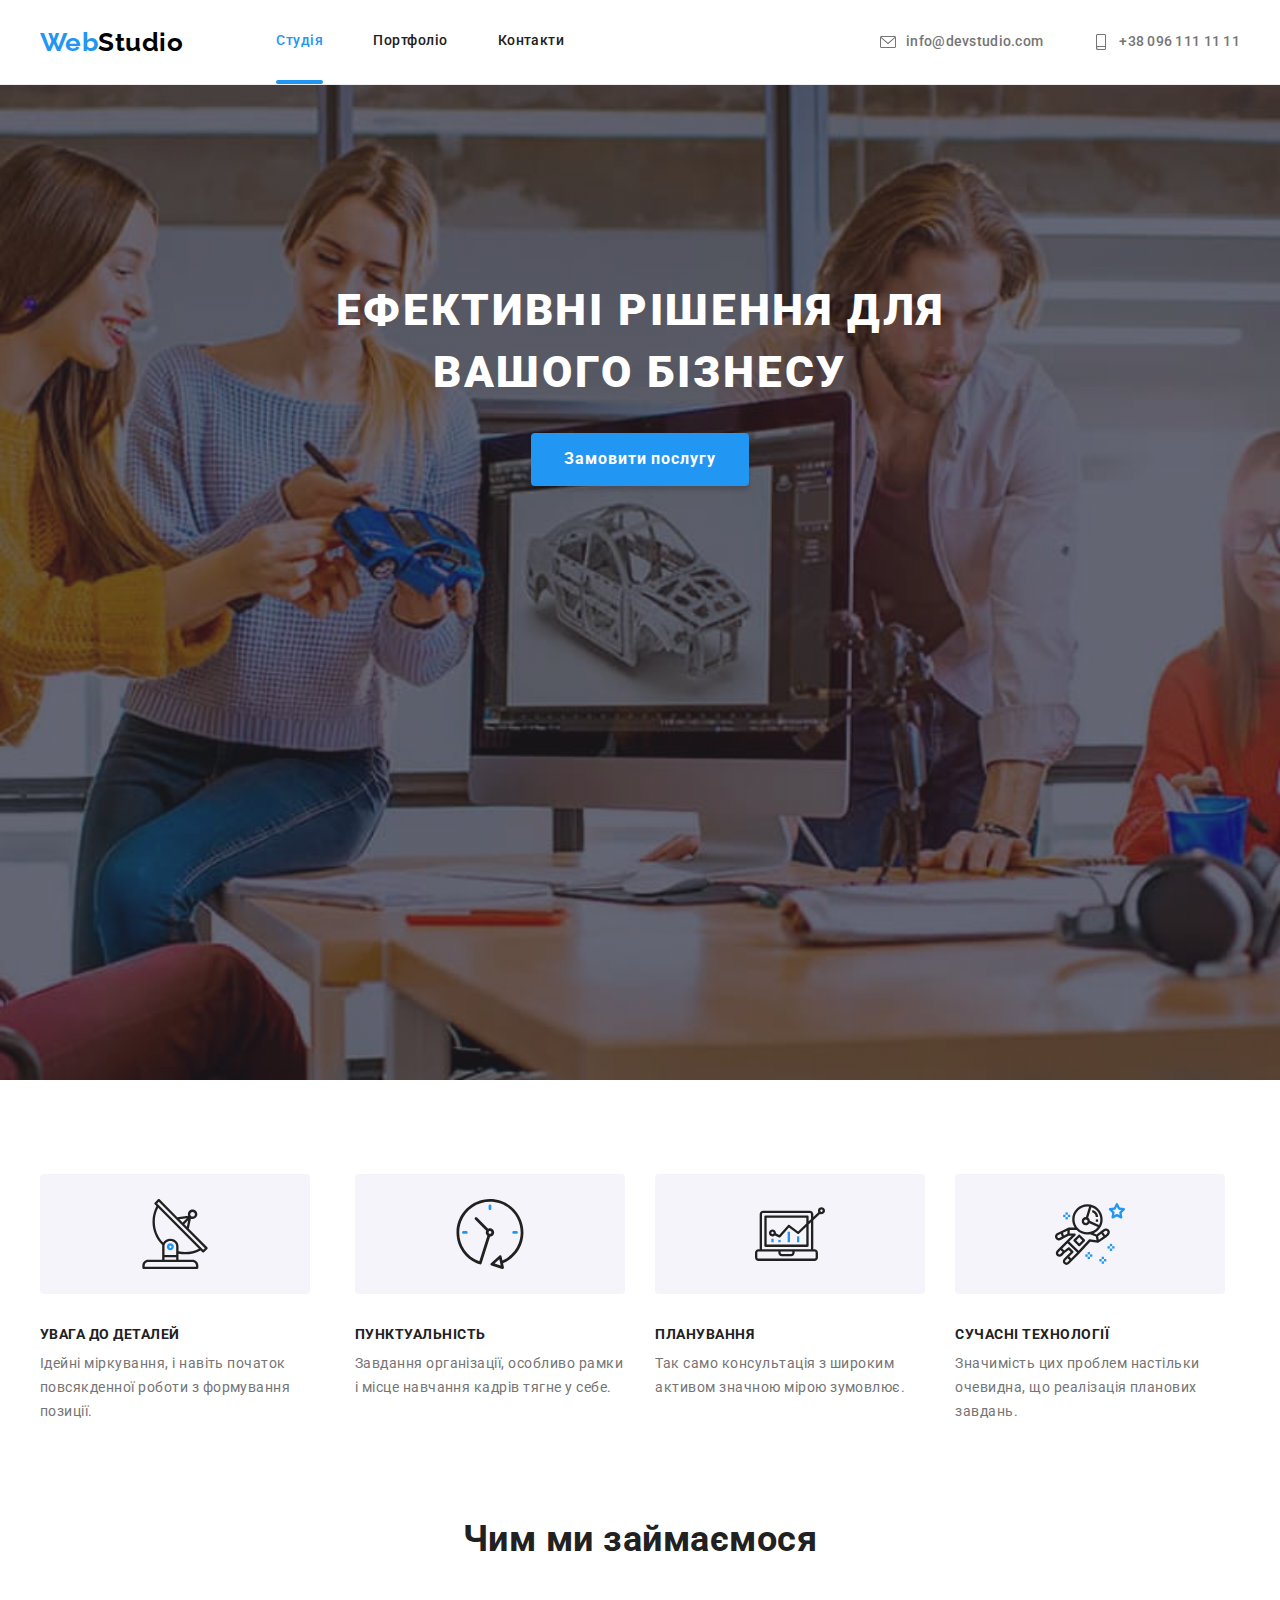
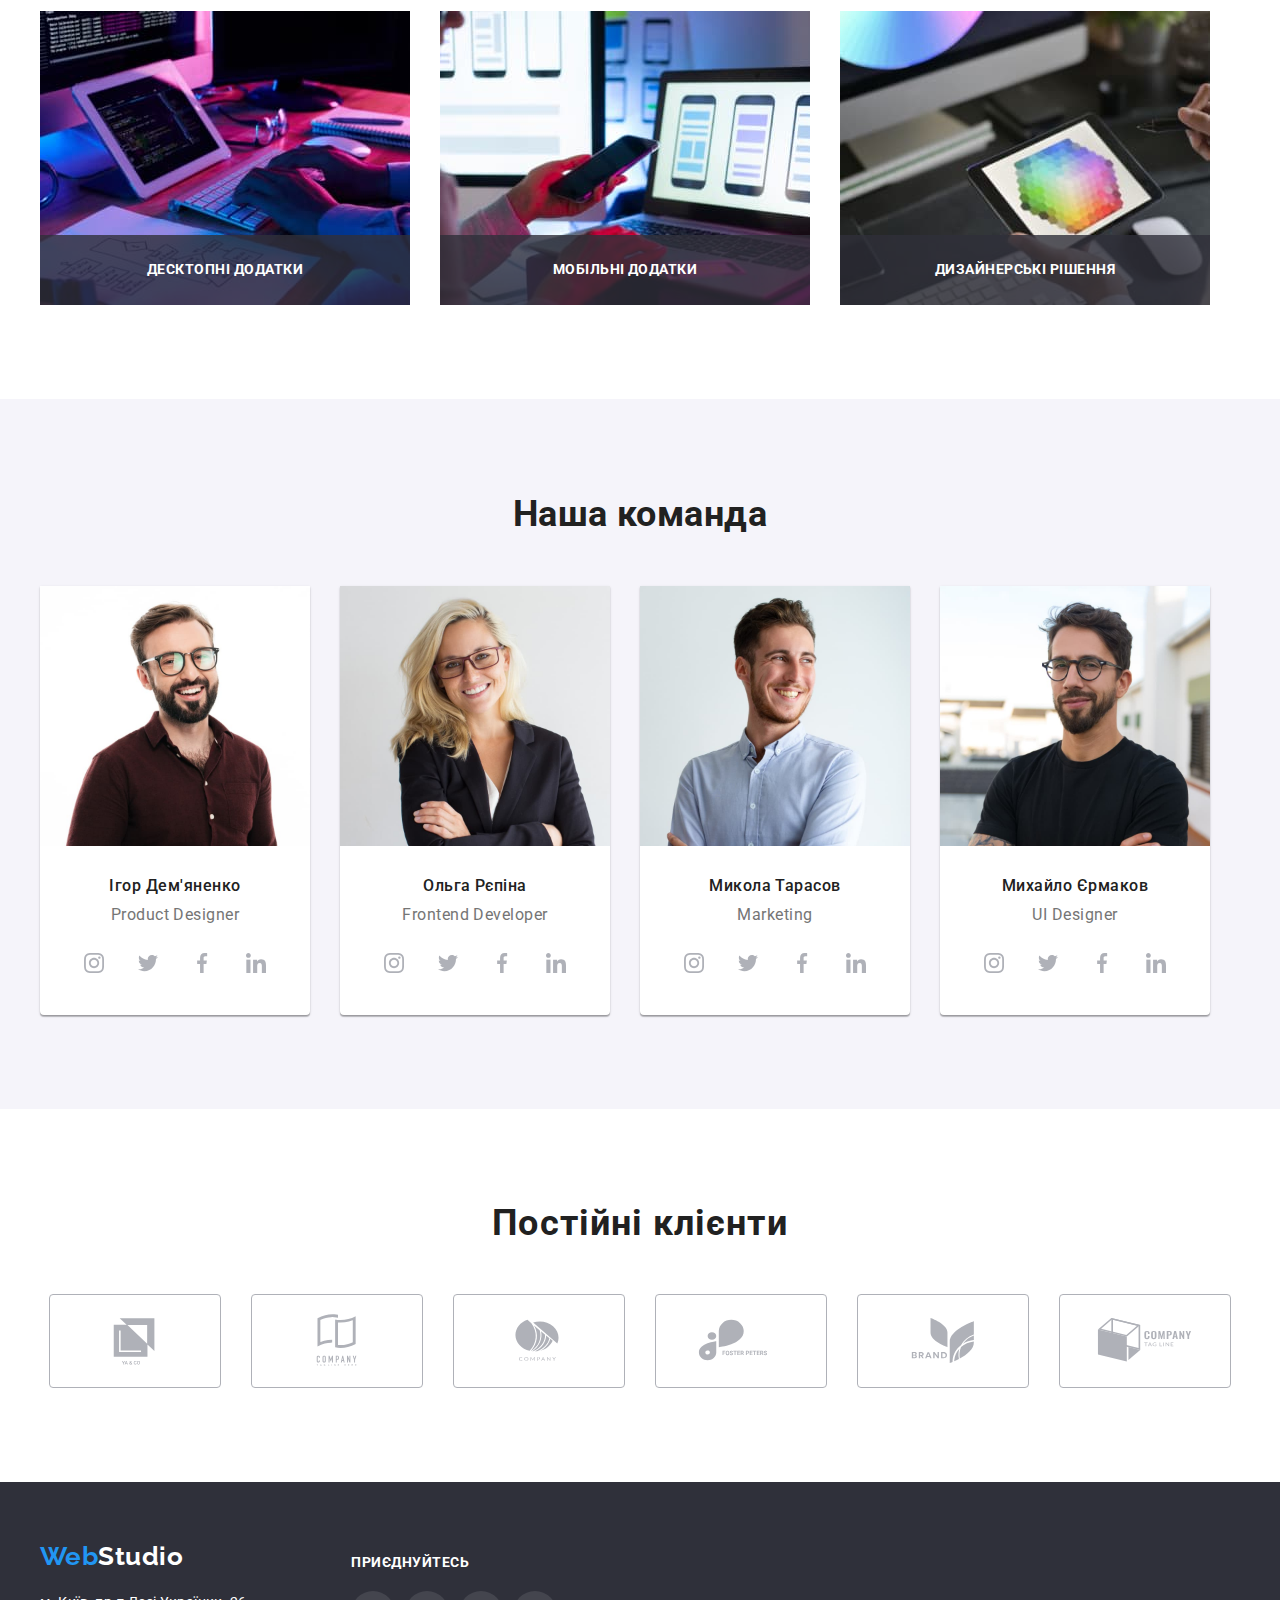
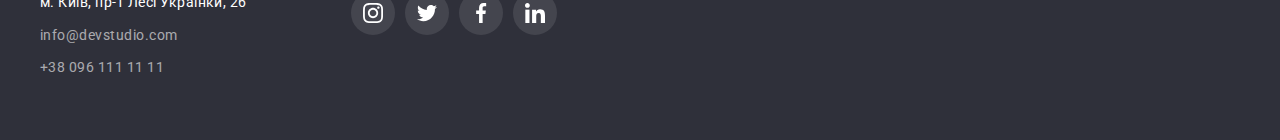
<file: index.html>
<!DOCTYPE html>
<html lang="uk">
  <head>
    <meta charset="UTF-8" />
    <meta http-equiv="X-UA-Compatible" content="IE=edge" />
    <meta name="viewport" content="width=device-width, initial-scale=1.0" />
    <title>Студія</title>
    <link
      href="https://fonts.googleapis.com/css2?family=Raleway:wght@700&family=Roboto:wght@400;500;700;900&display=swap"
      rel="stylesheet"
    />
    <link
      rel="stylesheet"
      href="https://cdnjs.cloudflare.com/ajax/libs/modern-normalize/1.1.0/modern-normalize.min.css"
      integrity="sha512-wpPYUAdjBVSE4KJnH1VR1HeZfpl1ub8YT/NKx4PuQ5NmX2tKuGu6U/JRp5y+Y8XG2tV+wKQpNHVUX03MfMFn9Q=="
      crossorigin="anonymous"
      referrerpolicy="no-referrer"
    />
    <link rel="stylesheet" href="./css/common.css" />
    <link rel="stylesheet" href="./css/main.css" />
  </head>

  <body>
    <!----------------------------шапка---------------------------->
    <header class="page-header">
      <div class="container main-nav">
        <nav class="logo-nav">
          <a href="./index.html" class="logo"><span class="logo-accent">Web</span>Studio</a>
          <ul class="list list-nav">
            <li class="li-nav"><a class="link-nav current" href="./index.html">Студія</a></li>
            <li class="li-nav"><a class="link-nav" href="./portfolio.html">Портфоліо</a></li>
            <li class="li-nav"><a class="link-nav" href="#">Контакти</a></li>
          </ul>
        </nav>
        <ul class="list list-contact">
          <li class="link-item">
            <a class="link-contact" href="mailto:info@devstudio.com">
              <svg class="link-contact-icon" width="16" height="12">
                <use href="./images/icon.svg#icon-envelope"></use></svg
              >info@devstudio.com</a
            >
          </li>
          <li class="link-item">
            <a class="link-contact" href="tel:+380961111111">
              <svg class="link-contact-icon" width="10" height="16">
                <use href="./images/icon.svg#icon-smartphone"></use></svg
              >+38 096 111 11 11</a
            >
          </li>
        </ul>
      </div>
    </header>

    <!----------------------------тело---------------------------->
    <main>
      <!----------------------------hero---------------------------->
      <section class="bgchero section">
        <div class="container">
          <h1 class="hero-title">Ефективні рішення для<br />вашого бізнесу</h1>
          <button type="button" class="button-hero" data-modal-open>Замовити послугу</button>
          <div data-modal class="backdrop is-hidden">
            <div class="modal">
              <button class="btn-close" data-modal-close>
                <svg class="icon-close" height="18" width="18">
                  <use href="./images/icon.svg#icon-close-black"></use>
                </svg>
              </button>
            </div>
          </div>
        </div>
      </section>

      <!----------------------------преимущества---------------------------->
      <section class="section">
        <div class="container">
          <h2 class="visually-hidden">features</h2>
          <ul class="list feature-list">
            <li class="feature-item antenna">
              <div class="feature-container">
                <svg class="icon-feature" width="70" height="70">
                  <use href="./images/icon.svg#icon-antenna"></use>
                </svg>
              </div>
              <h3 class="title-feature">УВАГА ДО ДЕТАЛЕЙ</h3>
              <p class="text-feature">
                Ідейні міркування, і навіть початок повсякденної роботи з формування позиції.
              </p>
            </li>
            <li class="feature-item clock">
              <div class="feature-container">
                <svg class="icon-feature" width="70" height="70">
                  <use href="./images/icon.svg#icon-clock"></use>
                </svg>
              </div>
              <h3 class="title-feature">ПУНКТУАЛЬНІСТЬ</h3>
              <p class="text-feature">
                Завдання організації, особливо рамки і місце навчання кадрів тягне у себе.
              </p>
            </li>
            <li class="feature-item diagram">
              <div class="feature-container">
                <svg class="icon-feature" width="70" height="70">
                  <use href="./images/icon.svg#icon-diagram"></use>
                </svg>
              </div>
              <h3 class="title-feature">ПЛАНУВАННЯ</h3>
              <p class="text-feature">
                Так само консультація з широким активом значною мірою зумовлює.
              </p>
            </li>
            <li class="feature-item astronaut">
              <div class="feature-container">
                <svg class="icon-feature" width="70" height="70">
                  <use href="./images/icon.svg#icon-astronaut"></use>
                </svg>
              </div>
              <h3 class="title-feature">СУЧАСНІ ТЕХНОЛОГІЇ</h3>
              <p class="text-feature" text-team>
                Значимість цих проблем настільки очевидна, що реалізація планових завдань.
              </p>
            </li>
          </ul>
        </div>
      </section>

      <!----------------------------Чим ми займаємося---------------------------->
      <section class="section reset-p">
        <div class="container">
          <h2 class="title">Чим ми займаємося</h2>
          <ul class="list work-list">
            <li class="work-item">
              <img src="./images/box1.jpg" alt="computer" width="370" />
              <p class="work-list-description list">Десктопні додатки</p>
            </li>
            <li class="work-item">
              <img src="./images/box2.jpg" alt="notebook" width="370" />
              <p class="work-list-description list">Мобільні додатки</p>
            </li>
            <li class="work-item">
              <img src="./images/box3.jpg" alt="tablet" width="370" />
              <p class="work-list-description list">Дизайнерські рішення</p>
            </li>
          </ul>
        </div>
      </section>

      <!----------------------------team---------------------------->
      <section class="bgct section">
        <div class="container">
          <h2 class="title-team">Наша команда</h2>
          <ul class="list list-team">
            <li class="item-team">
              <img src="./images/img1.jpg" alt="igor" width="270" />
              <div class="name-text">
                <h3 class="name">Ігор Дем'яненко</h3>
                <p class="text-team">Product Designer</p>
              </div>
              <ul class="icon list">
                <li>
                  <a class="icon-link" href="instagram.com">
                    <svg class="icon-link-item" width="20" height="20">
                      <use href="./images/icon.svg#icon-instagram"></use>
                    </svg>
                  </a>
                </li>
                <li>
                  <a class="icon-link" href="twitter.com">
                    <svg class="icon-link-item" width="20" height="20">
                      <use href="./images/icon.svg#icon-twitter"></use>
                    </svg>
                  </a>
                </li>
                <li>
                  <a class="icon-link" href="facebook.com">
                    <svg class="icon-link-item" width="20" height="20">
                      <use href="./images/icon.svg#icon-facebook"></use>
                    </svg>
                  </a>
                </li>
                <li>
                  <a class="icon-link" href="linkedin.com">
                    <svg class="icon-link-item" width="20" height="20">
                      <use href="./images/icon.svg#icon-linkedin"></use>
                    </svg>
                  </a>
                </li>
              </ul>
            </li>
            <li class="item-team">
              <img src="./images/img2.jpg" alt="olga" width="270" />
              <div class="name-text">
                <h3 class="name">Ольга Рєпіна</h3>
                <p class="text-team">Frontend Developer</p>
              </div>
              <ul class="icon list">
                <li>
                  <a class="icon-link" href="instagram.com">
                    <svg class="icon-link-item" width="20" height="20">
                      <use href="./images/icon.svg#icon-instagram"></use>
                    </svg>
                  </a>
                </li>
                <li>
                  <a class="icon-link" href="twitter.com">
                    <svg class="icon-link-item" width="20" height="20">
                      <use href="./images/icon.svg#icon-twitter"></use>
                    </svg>
                  </a>
                </li>
                <li>
                  <a class="icon-link" href="facebook.com">
                    <svg class="icon-link-item" width="20" height="20">
                      <use href="./images/icon.svg#icon-facebook"></use>
                    </svg>
                  </a>
                </li>
                <li>
                  <a class="icon-link" href="linkedin.com">
                    <svg class="icon-link-item" width="20" height="20">
                      <use href="./images/icon.svg#icon-linkedin"></use>
                    </svg>
                  </a>
                </li>
              </ul>
            </li>
            <li class="item-team">
              <img src="./images/img3.jpg" alt="mykola" width="270" />
              <div class="name-text">
                <h3 class="name">Микола Тарасов</h3>
                <p class="text-team">Marketing</p>
              </div>
              <ul class="icon list">
                <li>
                  <a class="icon-link" href="instagram.com">
                    <svg class="icon-link-item" width="20" height="20">
                      <use href="./images/icon.svg#icon-instagram"></use>
                    </svg>
                  </a>
                </li>
                <li>
                  <a class="icon-link" href="twitter.com">
                    <svg class="icon-link-item" width="20" height="20">
                      <use href="./images/icon.svg#icon-twitter"></use>
                    </svg>
                  </a>
                </li>
                <li>
                  <a class="icon-link" href="facebook.com">
                    <svg class="icon-link-item" width="20" height="20">
                      <use href="./images/icon.svg#icon-facebook"></use>
                    </svg>
                  </a>
                </li>
                <li>
                  <a class="icon-link" href="linkedin.com">
                    <svg class="icon-link-item" width="20" height="20">
                      <use href="./images/icon.svg#icon-linkedin"></use>
                    </svg>
                  </a>
                </li>
              </ul>
            </li>
            <li class="item-team">
              <img src="./images/img4.jpg" alt="mykhaylo" width="270" />
              <div class="name-text">
                <h3 class="name">Михайло Єрмаков</h3>
                <p class="text-team">UI Designer</p>
              </div>
              <ul class="icon list">
                <li>
                  <a class="icon-link" href="instagram.com">
                    <svg class="icon-link-item" width="20" height="20">
                      <use href="./images/icon.svg#icon-instagram"></use>
                    </svg>
                  </a>
                </li>
                <li>
                  <a class="icon-link" href="twitter.com">
                    <svg class="icon-link-item" width="20" height="20">
                      <use href="./images/icon.svg#icon-twitter"></use>
                    </svg>
                  </a>
                </li>
                <li>
                  <a class="icon-link" href="facebook.com">
                    <svg class="icon-link-item" width="20" height="20">
                      <use href="./images/icon.svg#icon-facebook"></use>
                    </svg>
                  </a>
                </li>
                <li>
                  <a class="icon-link" href="linkedin.com">
                    <svg class="icon-link-item" width="20" height="20">
                      <use href="./images/icon.svg#icon-linkedin"></use>
                    </svg>
                  </a>
                </li>
              </ul>
            </li>
          </ul>
        </div>
      </section>
    </main>

    <!----------------------------Постійні клієнти---------------------------->
    <section class="section">
      <div class="container">
        <h2 class="clients-title">Постійні клієнти</h2>
        <ul class="list clients">
          <li>
            <a class="clients-link" href="#"
              ><svg class="clients-icon" width="106" height="60">
                <use href="./images/icon.svg#icon-logo1"></use></svg
            ></a>
          </li>
          <li>
            <a class="clients-link" href="#"
              ><svg class="clients-icon" width="106" height="60">
                <use href="./images/icon.svg#icon-logo2"></use></svg
            ></a>
          </li>
          <li>
            <a class="clients-link" href="#"
              ><svg class="clients-icon" width="106" height="60">
                <use href="./images/icon.svg#icon-logo3"></use></svg
            ></a>
          </li>
          <li>
            <a class="clients-link" href="#"
              ><svg class="clients-icon" width="106" height="60">
                <use href="./images/icon.svg#icon-logo4"></use></svg
            ></a>
          </li>
          <li>
            <a class="clients-link" href="#"
              ><svg class="clients-icon" width="106" height="60">
                <use href="./images/icon.svg#icon-logo5"></use></svg
            ></a>
          </li>
          <li>
            <a class="clients-link" href="#"
              ><svg class="clients-icon" width="106" height="60">
                <use href="./images/icon.svg#icon-logo6"></use></svg
            ></a>
          </li>
        </ul>
      </div>
    </section>

    <!----------------------------подвал---------------------------->
    <footer class="footer-background">
      <div class="container social-container">
        <div class="logo-footer">
          <a href="./index.html" class="logo"
            ><span class="logo-accent">Web</span><span class="night-theme">Studio</span></a
          >
          <address class="requisites">
            <ul class="list">
              <li class="item-adress">
                <a class="location" href="https://goo.gl/maps/jPJiBeTTR2mSv5Se9"
                  >м. Київ, пр-т Лесі Українки, 26</a
                >
              </li>
              <li class="item-adress">
                <a class="contact" href="mailto:info@devstudio.com">info@devstudio.com</a>
              </li>
              <li class="item-adress">
                <a class="contact" href="tel:+380961111111">+38 096 111 11 11</a>
              </li>
            </ul>
          </address>
        </div>
        <div class="social">
          <span class="social-title">приєднуйтесь</span>
          <ul class="list social-list">
            <li>
              <a class="social-link" href="instagram.com">
                <svg class="social-item" width="20" height="20">
                  <use href="./images/icon.svg#icon-instagram"></use>
                </svg>
              </a>
            </li>
            <li>
              <a class="social-link" href="twitter.com">
                <svg class="social-item" width="20" height="20">
                  <use href="./images/icon.svg#icon-twitter"></use>
                </svg>
              </a>
            </li>
            <li>
              <a class="social-link" href="facebook.com">
                <svg class="social-item" width="20" height="20">
                  <use href="./images/icon.svg#icon-facebook"></use>
                </svg>
              </a>
            </li>
            <li>
              <a class="social-link" href="linkedin.com">
                <svg class="social-item" width="20" height="20">
                  <use href="./images/icon.svg#icon-linkedin"></use>
                </svg>
              </a>
            </li>
          </ul>
        </div>
      </div>
    </footer>
    <script src="./js/modal.js"></script>
  </body>
</html>
</file>
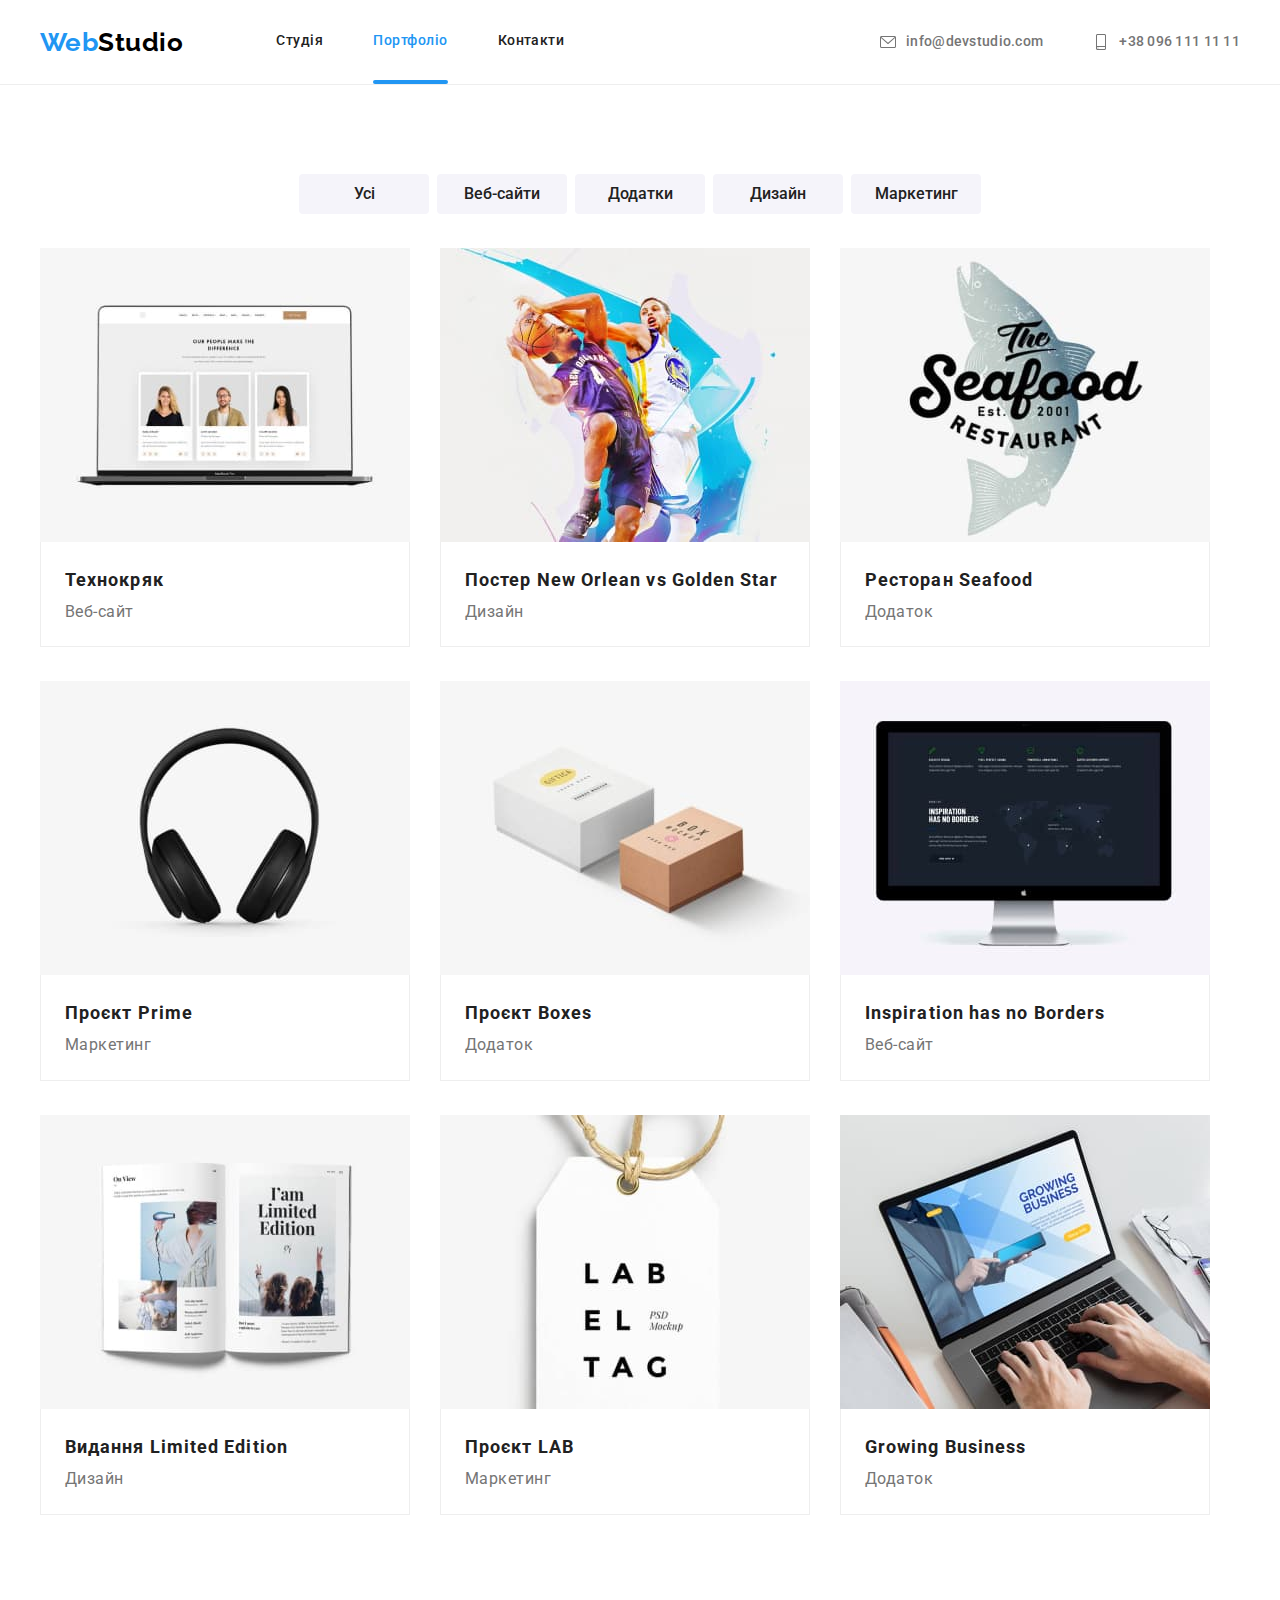
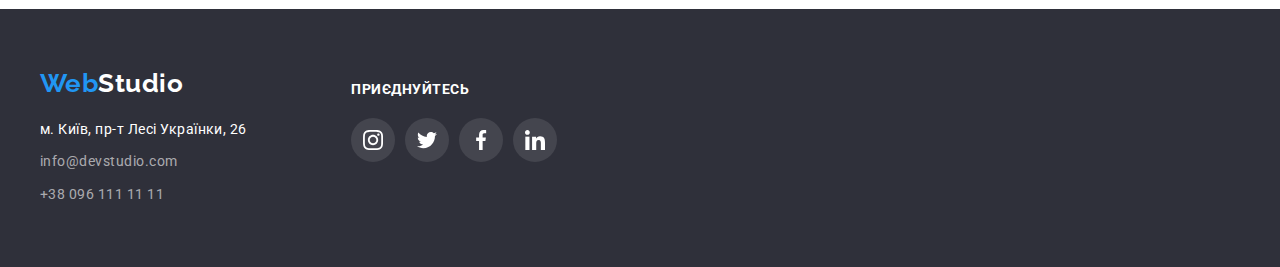
<file: portfolio.html>
<!DOCTYPE html>
<html lang="uk">
  <head>
    <meta charset="UTF-8" />
    <meta http-equiv="X-UA-Compatible" content="IE=edge" />
    <meta name="viewport" content="width=device-width, initial-scale=1.0" />
    <title>Портфоліо</title>
    <link
      href="https://fonts.googleapis.com/css2?family=Raleway:wght@700&family=Roboto:wght@400;500;700;900&display=swap"
      rel="stylesheet"
    />
    <link
      rel="stylesheet"
      href="https://cdnjs.cloudflare.com/ajax/libs/modern-normalize/1.1.0/modern-normalize.min.css"
      integrity="sha512-wpPYUAdjBVSE4KJnH1VR1HeZfpl1ub8YT/NKx4PuQ5NmX2tKuGu6U/JRp5y+Y8XG2tV+wKQpNHVUX03MfMFn9Q=="
      crossorigin="anonymous"
      referrerpolicy="no-referrer"
    />
    <link rel="stylesheet" href="./css/common.css" />
    <link rel="stylesheet" href="./css/portfolio.css" />
  </head>

  <body>
    <!----------------------------шапка---------------------------->
    <header class="page-header">
      <div class="container main-nav">
        <nav class="logo-nav">
          <a href="./index.html" class="logo"><span class="logo-accent">Web</span>Studio</a>
          <ul class="list list-nav">
            <li class="li-nav"><a class="link-nav" href="./index.html">Студія</a></li>
            <li class="li-nav">
              <a class="link-nav current" href="./portfolio.html">Портфоліо</a>
            </li>
            <li class="li-nav"><a class="link-nav" href="#">Контакти</a></li>
          </ul>
        </nav>
        <ul class="list list-contact">
          <li class="link-item">
            <a class="link-contact" href="mailto:info@devstudio.com">
              <svg class="link-contact-icon" width="16" height="12">
                <use href="./images/icon.svg#icon-envelope"></use></svg
              >info@devstudio.com</a
            >
          </li>
          <li class="link-item">
            <a class="link-contact" href="tel:+380961111111">
              <svg class="link-contact-icon" width="10" height="16">
                <use href="./images/icon.svg#icon-smartphone"></use></svg
              >+38 096 111 11 11</a
            >
          </li>
        </ul>
      </div>
    </header>

    <!-----------------------------portfolio----------------------------->
    <main>
      <!-----------------------------filter----------------------------->
      <section class="section">
        <div class="container">
          <h1 class="visually-hidden">filter</h1>
          <ul class="list list-filter">
            <li class="item-filter">
              <button class="filter reset-filter" type="button">Усі</button>
            </li>
            <li class="item-filter"><button class="filter" type="button">Веб-сайти</button></li>
            <li class="item-filter"><button class="filter" type="button">Додатки</button></li>
            <li class="item-filter"><button class="filter" type="button">Дизайн</button></li>
            <li class="item-filter"><button class="filter" type="button">Маркетинг</button></li>
          </ul>
        </div>
      </section>

      <!-----------------------------work----------------------------->
      <section class="section">
        <div class="container">
          <h2 class="visually-hidden">work</h2>
          <ul class="list work-list">
            <li class="item">
              <a class="link work-list-link" href="#">
                <div class="work-examples-wrapper">
                  <img src="./images/techkryak.jpg" alt="notebook" width="370" />
                  <p class="work-list-description list">
                    Ресурс пропонує комплексні пропозиції з різним рівнем функціоналу та сервісів.
                    Все це дозволить відвідувачу отримати вичерпні відомості про компанію чи
                    приватну особу.
                  </p>
                </div>
                <div class="border-item">
                  <h3 class="title">Технокряк</h3>
                  <p class="text">Веб-сайт</p>
                </div>
              </a>
            </li>
            <li class="item">
              <a class="link work-list-link" href="#">
                <div class="work-examples-wrapper">
                  <img src="./images/new-orlean.jpg" alt="nba" width="370" />
                  <p class="work-list-description list">
                    Ресурс пропонує комплексні пропозиції з різним рівнем функціоналу та сервісів.
                    Все це дозволить відвідувачу отримати вичерпні відомості про компанію чи
                    приватну особу.
                  </p>
                </div>
                <div class="border-item">
                  <h3 class="title">Постер New Orlean vs Golden Star</h3>
                  <p class="text">Дизайн</p>
                </div>
              </a>
            </li>
            <li class="item">
              <a class="link work-list-link" href="#">
                <div class="work-examples-wrapper">
                  <img src="./images/seafood.jpg" alt="fish" width="370" />
                  <p class="work-list-description list">
                    Ресурс пропонує комплексні пропозиції з різним рівнем функціоналу та сервісів.
                    Все це дозволить відвідувачу отримати вичерпні відомості про компанію чи
                    приватну особу.
                  </p>
                </div>
                <div class="border-item">
                  <h3 class="title">Ресторан Seafood</h3>
                  <p class="text">Додаток</p>
                </div>
              </a>
            </li>
            <li class="item">
              <a class="link work-list-link" href="#">
                <div class="work-examples-wrapper">
                  <img src="./images/prime.jpg" alt="headphones" width="370" />
                  <p class="work-list-description list">
                    Ресурс пропонує комплексні пропозиції з різним рівнем функціоналу та сервісів.
                    Все це дозволить відвідувачу отримати вичерпні відомості про компанію чи
                    приватну особу.
                  </p>
                </div>
                <div class="border-item">
                  <h3 class="title">Проєкт Prime</h3>
                  <p class="text">Маркетинг</p>
                </div>
              </a>
            </li>
            <li class="item">
              <a class="link work-list-link" href="#">
                <div class="work-examples-wrapper">
                  <img src="./images/boxes.jpg" alt="box" width="370" />
                  <p class="work-list-description list">
                    Ресурс пропонує комплексні пропозиції з різним рівнем функціоналу та сервісів.
                    Все це дозволить відвідувачу отримати вичерпні відомості про компанію чи
                    приватну особу.
                  </p>
                </div>
                <div class="border-item">
                  <h3 class="title">Проєкт Boxes</h3>
                  <p class="text">Додаток</p>
                </div>
              </a>
            </li>
            <li class="item">
              <a class="link work-list-link" href="#">
                <div class="work-examples-wrapper">
                  <img src="./images/inspiration.jpg" alt="monitor" width="370" />
                  <p class="work-list-description list">
                    Ресурс пропонує комплексні пропозиції з різним рівнем функціоналу та сервісів.
                    Все це дозволить відвідувачу отримати вичерпні відомості про компанію чи
                    приватну особу.
                  </p>
                </div>
                <div class="border-item">
                  <h3 class="title">Inspiration has no Borders</h3>
                  <p class="text">Веб-сайт</p>
                </div>
              </a>
            </li>
            <li class="item">
              <a class="link work-list-link" href="#">
                <div class="work-examples-wrapper">
                  <img src="./images/limited.jpg" alt="book" width="370" />
                  <p class="work-list-description list">
                    Ресурс пропонує комплексні пропозиції з різним рівнем функціоналу та сервісів.
                    Все це дозволить відвідувачу отримати вичерпні відомості про компанію чи
                    приватну особу.
                  </p>
                </div>
                <div class="border-item">
                  <h3 class="title">Видання Limited Edition</h3>
                  <p class="text">Дизайн</p>
                </div>
              </a>
            </li>
            <li class="item">
              <a class="link work-list-link" href="#">
                <div class="work-examples-wrapper">
                  <img src="./images/lab.jpg" alt="lable" width="370" />
                  <p class="work-list-description list">
                    Ресурс пропонує комплексні пропозиції з різним рівнем функціоналу та сервісів.
                    Все це дозволить відвідувачу отримати вичерпні відомості про компанію чи
                    приватну особу.
                  </p>
                </div>
                <div class="border-item">
                  <h3 class="title">Проєкт LAB</h3>
                  <p class="text">Маркетинг</p>
                </div>
              </a>
            </li>
            <li class="item">
              <a class="link work-list-link" href="#">
                <div class="work-examples-wrapper">
                  <img src="./images/grow-bis.jpg" alt="laptop" width="370" />
                  <p class="work-list-description list">
                    Ресурс пропонує комплексні пропозиції з різним рівнем функціоналу та сервісів.
                    Все це дозволить відвідувачу отримати вичерпні відомості про компанію чи
                    приватну особу.
                  </p>
                </div>
                <div class="border-item">
                  <h3 class="title">Growing Business</h3>
                  <p class="text">Додаток</p>
                </div>
              </a>
            </li>
          </ul>
        </div>
      </section>
    </main>

    <!----------------------------подвал---------------------------->
    <footer class="footer-background">
      <div class="container social-container">
        <div class="logo-footer">
          <a href="./index.html" class="logo"
            ><span class="logo-accent">Web</span><span class="night-theme">Studio</span></a
          >
          <address class="requisites">
            <ul class="list">
              <li class="item-adress">
                <a class="location" href="https://goo.gl/maps/jPJiBeTTR2mSv5Se9"
                  >м. Київ, пр-т Лесі Українки, 26</a
                >
              </li>
              <li class="item-adress">
                <a class="contact" href="mailto:info@devstudio.com">info@devstudio.com</a>
              </li>
              <li class="item-adress">
                <a class="contact" href="tel:+380961111111">+38 096 111 11 11</a>
              </li>
            </ul>
          </address>
        </div>
        <div class="social">
          <span class="social-title">приєднуйтесь</span>
          <ul class="list social-list">
            <li>
              <a class="social-link" href="instagram.com">
                <svg class="social-item" width="20" height="20">
                  <use href="./images/icon.svg#icon-instagram"></use>
                </svg>
              </a>
            </li>
            <li>
              <a class="social-link" href="twitter.com">
                <svg class="social-item" width="20" height="20">
                  <use href="./images/icon.svg#icon-twitter"></use>
                </svg>
              </a>
            </li>
            <li>
              <a class="social-link" href="facebook.com">
                <svg class="social-item" width="20" height="20">
                  <use href="./images/icon.svg#icon-facebook"></use>
                </svg>
              </a>
            </li>
            <li>
              <a class="social-link" href="linkedin.com">
                <svg class="social-item" width="20" height="20">
                  <use href="./images/icon.svg#icon-linkedin"></use>
                </svg>
              </a>
            </li>
          </ul>
        </div>
      </div>
    </footer>
  </body>
</html>
</file>
<file: css/common.css>
:root {
    --primary-text-color: rgba(33, 33, 33, 1);
    --secondary-text-color: rgba(117, 117, 117, 1);
    --white-text-color: rgba(255, 255, 255, 1);
    --primary-logo-color: rgba(0, 0, 0, 1);
    --secondary-logo-color: rgba(33, 150, 243, 1);
    --head-bg-color: rgba(255, 255, 255, 1);
    --main-bg-color: #F5F5F5;
}

/* primary text color rgba(33, 33, 33, 1) */
/* secondary text color rgba(117, 117, 117, 1) */
/* color text logo rgba(0, 0, 0, 1) rgba(33, 150, 243, 1) */
/* white text rgba(255, 255, 255, 1) */
/* head bg rgba(255, 255, 255, 1) */
/* hero bg rgba(47, 48, 58, 1) */
/* main bg #F5F5F5; */
/* secondary main bg rgba(245, 244, 250, 1) */
/* footer bg rgba(47, 48, 58, 1) */

body {
    margin: 0;
    padding-top: 80px;

    background-color: var(--head-bg-color);
    color: var(--primary-text-color);

    font-family: 'roboto';
    letter-spacing: 0.03em;
}

img {
    display: block;
}

.container {
    width: 1200px;
    padding-left: 15px;
    padding-right: 15px;
    margin: 0 auto;
    }

/* -------------------------------head------------------------------- */
.page-header {
position: fixed;
    top: 0;
    left: 0;
    width: 100%;
    min-height: 80px;
    background-color: rgba(255, 255, 255, 1);
    border-bottom: 1px solid rgba(238, 238, 238, 1);
    z-index: 10;
}

.main-nav {
    display: flex;
    align-items: center;
}

.logo-nav {
    display: flex;
    align-items: center;
}

.logo {
    color: var(--primary-logo-color);

    font-family: 'raleway';
    font-weight: 700;
    font-size: 26px;
    line-height: 1.1;
    text-decoration: none;

    margin-right: 93px;
}

.logo-accent {
    color: var(--secondary-logo-color)
}

.list {
    list-style: none;
    padding: 0;
    margin: 0;
}

.list-nav {
    display: flex;
}

.li-nav {
    margin-right: 50px;
}

.li-nav:last-child {
    margin-right: 0px;
}

.link-nav {
    color: var(--primary-text-color);
    font-weight: 500;
    font-size: 14px;
    line-height: 16px;
    letter-spacing: 1.1;
    text-decoration: none;

    padding-top: 32px;
    padding-bottom: 32px;
    display: block;

    transition-property: color;
    transition-duration: 250ms;
    transition-timing-function: cubic-bezier(0.4, 0, 0.2, 1);
}

.link-nav:hover,
.link-nav:focus {
    color: var(--secondary-logo-color);
    
}

.list-contact {
    display: flex;
    margin-left: auto;
}

.link-contact {
    color: var(--secondary-text-color);
    font-weight: 500;
    font-size: 14px;
    line-height: 1.1;
    letter-spacing: 0.02em;
    text-decoration: none;
    align-items: center;
    display: flex;

    transition-property: color;
    transition-duration: 250ms;
    transition-timing-function: cubic-bezier(0.4, 0, 0.2, 1);
}

.link-contact:hover,
.link-contact:focus {
    color: var(--secondary-logo-color);
}

.link-item {
    margin-right: 50px;
}

.link-item:last-child {
    margin-right: 0px;
}

.link-contact-icon {
    width: 16px;
    height: 16px;
    margin-right: 10px;
    fill: currentColor;

    transition-property: fill;
    transition-duration: 250ms;
    transition-timing-function: cubic-bezier(0.4, 0, 0.2, 1);
}

.link-contact-icon:focus,
.link-contact-icon:hover {
    fill: var(--secondary-logo-color);
}

.current {
    color: var(--secondary-logo-color);

}

.current::after {
    content: '';

    position: relative;
    top: 32px;
    display: block;
    width: 100%;
    height: 4px;

    background-color: #2196F3;
    border-radius: 2px;

}


/* -------------------------------body------------------------------- */

.visually-hidden {
    position: absolute;
    clip: rect(0 0 0 0);
    width: 1px;
    height: 1px;
    margin: -1px;
    }

/* -------------------------------footer------------------------------- */

.footer-background {
    background-color: rgba(47, 48, 58, 1);
    padding-top: 60px;
    padding-bottom: 60px;
    display: flex;
    align-items: center;}


.night-theme {
    color: white;
}

.requisites {
    margin-top: 20px;
}
.item-adress {
    margin-top: 0px;
    margin-bottom: 9px;
}

.item-adress:last-child {
    margin-bottom: 0px;
}

.location {
    color: var(--white-text-color);
    
    font-size: 14px;
    line-height: 1.7;
    text-decoration: none;
    font-style: normal;
    transition-property: color;
    transition-duration: 250ms;
    transition-timing-function: cubic-bezier(0.4, 0, 0.2, 1);
}

.location:hover,
.location:focus {
    color: var(--secondary-logo-color);
}

.contact {
    color: rgba(255, 255, 255, 0.6);

    font-size: 14px;
    line-height: 1.7;
    text-decoration: none;
    font-style: normal;

    transition-property: color;
    transition-duration: 250ms;
    transition-timing-function: cubic-bezier(0.4, 0, 0.2, 1);
}

.contact:hover,
.contact:focus {
    color: var(--secondary-logo-color);
}
/* -------------------------------------------------------- */

.social-container {
    display: flex;
}

.social {
    margin-left: 70px; 
    margin-top: 10px;
}

.social-title {
    font-weight: 700;
    font-size: 14px;
    line-height: 1.14;
    text-transform: uppercase;
    margin-left: 5px;
    color: var(--white-text-color);
}

.social-list {
    display: flex;
    align-items: center;
    ustify-content: center;
    margin-top: 20px;
    
}

.social-link {
    display: flex;
    width: 44px;
    height: 44px;
    fill: var(--white-text-color);
    background-color: rgba(255, 255, 255, 0.1);
    margin-left: 5px;
    margin-right: 5px;
    margin-top: 0px;
    margin-bottom: 0px;
    
    border-radius: 50%;
    background-position: 50% 50%;
    
    align-items: center;
    justify-content: center;

    transition-property: background-color;
    transition-duration: 250ms;
    transition-timing-function: cubic-bezier(0.4, 0, 0.2, 1);
    
}


.social-link:focus,
.social-link:hover {
    background-color: var(--secondary-logo-color);
}
</file>
<file: css/main.css>
.section {
    padding-top: 94px;
    padding-bottom: 94px;
}

/* --------------------------------------hero-------------------------------------- */

.hero-title{
    color: var(--white-text-color);

    font-weight: 900;
    font-size: 44px;
    line-height: 1.4;  
    text-align: center;
    letter-spacing: 0.06em;
    text-transform: uppercase;

    margin-bottom: 30px;
    margin-top: 0px;
}

.button-hero {
    color: var(--white-text-color);
    background-color: #2196F3;
        
    font-family: 'Roboto';
    font-weight: 700;
    font-size: 16px;
    line-height: 1.9;
    letter-spacing: 0.06em;
    
    cursor: pointer;
    border-radius: 4px;
    box-shadow: 0px 4px 4px rgba(0, 0, 0, 0.15);
    padding: 10px 32px;
    border: 1px solid transparent;
    transition-property: background-color;
    transition-duration: 250ms;
    transition-timing-function: cubic-bezier(0.4, 0, 0.2, 1);
}

.button-hero:hover {
    background-color: #188CE8;
}

.bgchero {
    background-color: rgba(47, 48, 58, 1);
    background-image: linear-gradient( rgba(47, 48, 58, 0.4),rgba(47, 48, 58, 0.4) ), url(../images/heroimg.jpg);

    height: 600px;
    max-width: 1600px;
    margin-left: auto;
    margin-right: auto;

    background-repeat: no-repeat;
    background-position: center;
    background-size: cover;

    text-align: center;
    padding-top: 200px;
    padding-bottom: 200px;
}

/* --------------------------------------modal--------------------------- */
.backdrop {
    position: fixed;
    top: 0;
    left: 0;

    width: 100%;
    height: 100%;

    background-color: rgba(0, 0, 0, 0.1);

    opacity: 1;
    transition-property: opacity;
    transition-duration: 250ms;
    transition-timing-function: cubic-bezier(0.4, 0, 0.2, 1);
}

.backdrop.is-hidden {
    /* visibility: hidden; */
    opacity: 0;
    pointer-events: none;
    
}

.backdrop.is-hidden .modal {
    transform: scale(0.9);
    
}

.modal {
    position: absolute;
    top: 50%;
    left: 50%;
    translate: -50% -50%;

    min-width: 528px;
    min-height: 581px;

    background: #FFFFFF;
    box-shadow: 0px 1px 3px rgba(0, 0, 0, 0.12), 0px 1px 1px rgba(0, 0, 0, 0.14), 0px 2px 1px rgba(0, 0, 0, 0.2);
    border-radius: 4px;

    align-items: center;
    justify-content: center;

    transform: scale(1);
    

    transition-property: transform;
    transition-duration: 250ms;
    transition-timing-function: cubic-bezier(0.4, 0, 0.2, 1);

}

.btn-close {
    display: flex;
    width: 30px;
    height: 30px;
    
    margin-right: 8px;
    margin-top: 8px;
    margin-left: auto;
    margin-bottom: auto;
    
    border-radius: 50%;
    background: #FFFFFF;
    border: 1px solid rgba(0, 0, 0, 0.1);

    align-items: center;
    justify-content: center;
    

}

.icon-close {
    fill: currentColor;
}
/* --------------------------------------features-------------------------------------- */



.title-feature {
    font-weight: 700;
    font-size: 14px;
    line-height: 1.1;

    margin-top: 0px;
    margin-bottom: 10px;
}

.feature-list {
    display: flex;
}


.feature-item {
    display: inline-block;
    margin-right: 30px;
    
}

.feature-item:last-child {
    margin-right: 0px;
}

.feature-container {
    display: flex;
    align-items: center;
    justify-content: center;
    width: 270px;
    height: 120px;
    background: #F5F4FA;
    border-radius: 4px;
    margin-bottom: 33px;
}


.text-feature {
    color: var(--secondary-text-color);

    font-size: 14px;
    line-height: 1.7;
    
    margin-top: 0px;
    margin-bottom: 0px;
}

/* --------------------------------------work-------------------------------------- */

.reset-p {
    padding-top: 0px;
}

.work-list {
    display: flex;
}

.title {
    font-weight: 700;
    font-size: 36px;
    line-height: 1.2;
    
    margin: 0px;
    text-align: center;
}

.work-item {
    padding-top: 50px;
    padding-bottom: 0px;
    margin-right: 30px;

    position: relative;
    z-index: -1;
}

.work-item:last-child {
    margin-right: 0px;
}

.work-item::before {
content: '';
width: 370px;
height: 70px;
background-color: rgba(47, 48, 58, 0.8);
position: absolute;
bottom: 0;

}

.work-list-description {
    font-weight: 700;
    font-size: 14px;
    line-height: 1.14;
    text-transform: uppercase;
    color: #FFFFFF;
    
    position: absolute;
    bottom: 27px;
    left: 50%;
    translate: -50%;
}
/* --------------------------------------team-------------------------------------- */

.title-team {
    font-weight: 700;
    font-size: 36px;
    line-height: 1.2;
    text-align: center;

    margin-bottom: 50px;
    margin-top: 0px;
}

.list-team {
    display: flex;
}

.item-team {
    padding-bottom: 0px;
    margin-right: 30px;

    box-shadow: 
    0px 1px 3px rgba(0, 0, 0, 0.12),    
    0px 1px 1px rgba(0, 0, 0, 0.14), 
    0px 2px 1px rgba(0, 0, 0, 0.2);
    border-radius: 0px 0px 4px 4px;
    background-color: white
}

.item-team:last-child {
    margin-right: 0px;
}

.name-text {
text-align: center;
}

.name {
    font-weight: 500;
    font-size: 16px;
    line-height: 1.2;

    margin-top: 30px;
    margin-bottom: 0px;
}

.text-team {
    color: var(--secondary-text-color);

    font-size: 16px;
    line-height: 1.2;
    
    margin-top: 10px;
    margin-bottom: 0px;
}

.icon {
    display: flex;
    align-items: center;
    justify-content: center;
}

.icon-link  {
    display:flex;
    width: 44px;
    height: 44px;
    color: #AFB1B8;;
    border-radius: 50%;
    margin: 16px 5px 30px 5px;
    background-position: 50% 50%;
    
    align-items: center;
    justify-content: center;

    transition-property: color, background-color;
    transition-duration: 250ms;
    transition-timing-function: cubic-bezier(0.4, 0, 0.2, 1);
}

.icon-link:focus,
.icon-link:hover {
    background-color: var(--secondary-logo-color);
    color: var(--white-text-color);
}

.icon-link-item {
    fill: currentColor;
}


.bgct {
    background-color: rgba(245, 244, 250, 1);
}


   /* ------------------------clients------------------------ */

.clients {
    display: flex;
    align-items: center;
    justify-content: center;
}


.clients-title {
    font-weight: 700;
    font-size: 36px;
    line-height: 1.16;
    text-align: center;
    letter-spacing: 0.03em;
    margin-top: 0px;
    margin-bottom: 50px;
}


.clients-link {
    width: 170px;
    height: 92px;
    margin-right: 15px;
    margin-left: 15px;
    border: 1px solid #AFB1B8;
    border-radius: 4px;

    color: #AFB1B8;
    display: flex;
    align-items: center;
    justify-content: center;
    transition-property: color, border;
    transition-duration: 250ms;
    transition-timing-function: cubic-bezier(0.4, 0, 0.2, 1);

}

.clients-link:focus,
.clients-link:hover {
    border: 1px solid var(--secondary-logo-color);
    color: var(--secondary-logo-color);
    }

.clients-icon {
    fill: currentColor; 
}
</file>
<file: css/portfolio.css>
/* ----------------------------header----------------------------*/

.section {
    padding-top: 94px;
    padding-bottom: 94px;
}

.section:last-child {
    padding-top: 0px;
}

.section:first-child {
    padding-bottom: 0px;
}


/* ----------------------------filter---------------------------- */

.list-filter {
    display: flex;
    justify-content: center;
}

.item-filter {
    margin-right: 8px;
}

.item-filter:last-child {
    margin-right: 0px;
}

.filter {
    color: #212121;
    background-color: rgba(245, 244, 250, 1);

    font-family: 'Roboto';
    font-weight: 500;
    font-size: 16px;
    line-height: 1.6;
        
    cursor: pointer;
        
    border-radius: 4px;
    padding: 6px 22px;
    display: inline-block;
    min-width: 130px;
    border: 1px solid transparent;

    transition-property: color, background-color, border, box-shadow;
    transition-duration: 250ms;
    transition-timing-function: cubic-bezier(0.4, 0, 0.2, 1);
}

.filter:hover,
.filter:focus {
    color: var(--white-text-color);
    background-color: var(--secondary-logo-color);
    box-shadow:
        0px 3px 1px rgba(0, 0, 0, 0.1),
        0px 1px 2px rgba(0, 0, 0, 0.08),
        0px 2px 2px rgba(0, 0, 0, 0.12);
    
}

.reset-filter {
    padding: 6px 25px;
}

/* ---------------------------work--------------------------- */

.work-list {
    display: flex;
    flex-wrap: wrap;
}

.item {
    margin-top: 34px;
    margin-bottom: 0px;
    margin-right: 30px;
    width: 370px;

    transition-property: box-shadow;
    transition-duration: 250ms;
    transition-timing-function: cubic-bezier(0.4, 0, 0.2, 1);
    overflow: hidden;
}


.item:hover {
    box-shadow: 
    0px 1px 1px rgba(0, 0, 0, 0.12),
    0px 4px 4px rgba(0, 0, 0, 0.06),
    1px 4px 6px rgba(0, 0, 0, 0.16);
}

.item:nth-child(3n+3) {
    margin-right: 0px;
}


.work-examples-wrapper {
    position: relative;
    overflow: hidden;
}

.work-list-description {
    position: absolute;
    top: 0;
    left: 0;
    padding-top: 63px;
    padding-right: 24px;
    padding-bottom: 63px;
    padding-left: 24px;
    width: 100%;
    height: 100%;
    background: rgba(33, 150, 243, 0.9);
    font-size: 18px;
    line-height: 1.56;
    color: var(--white-text-color);
    transform: translateY(100%);
    opacity: 0;
    transition: transform 250ms cubic-bezier(0.4, 0, 0.2, 1), opacity 250ms cubic-bezier(0.4, 0, 0.2, 1);
}

.work-list-link:focus .work-list-description,
.work-list-link:hover .work-list-description {
    opacity: 1;
    transform: translateY(0%);

}

.title {
    color: var(--primary-text-color);

    font-weight: 700;
    font-size: 18px;
    line-height: 2;
    letter-spacing: 0.06em;

    margin-top: 0px;
    margin-bottom: 0px;
}


.text {
    color: var(--secondary-text-color);

    font-weight: 400;
    font-size: 16px;
    line-height: 1.8;

    margin-top: 0px;
    margin-bottom: 0px;
}
.link {
    text-decoration: none;
}

.border-item {
    padding-top: 20px;
    padding-bottom: 20px;
    padding-left: 24px;
    padding-right: 24px;
    border-bottom: 1px solid rgba(238, 238, 238, 1);
    border-left: 1px solid rgba(238, 238, 238, 1);
    border-right: 1px solid rgba(238, 238, 238, 1);
}
</file>
